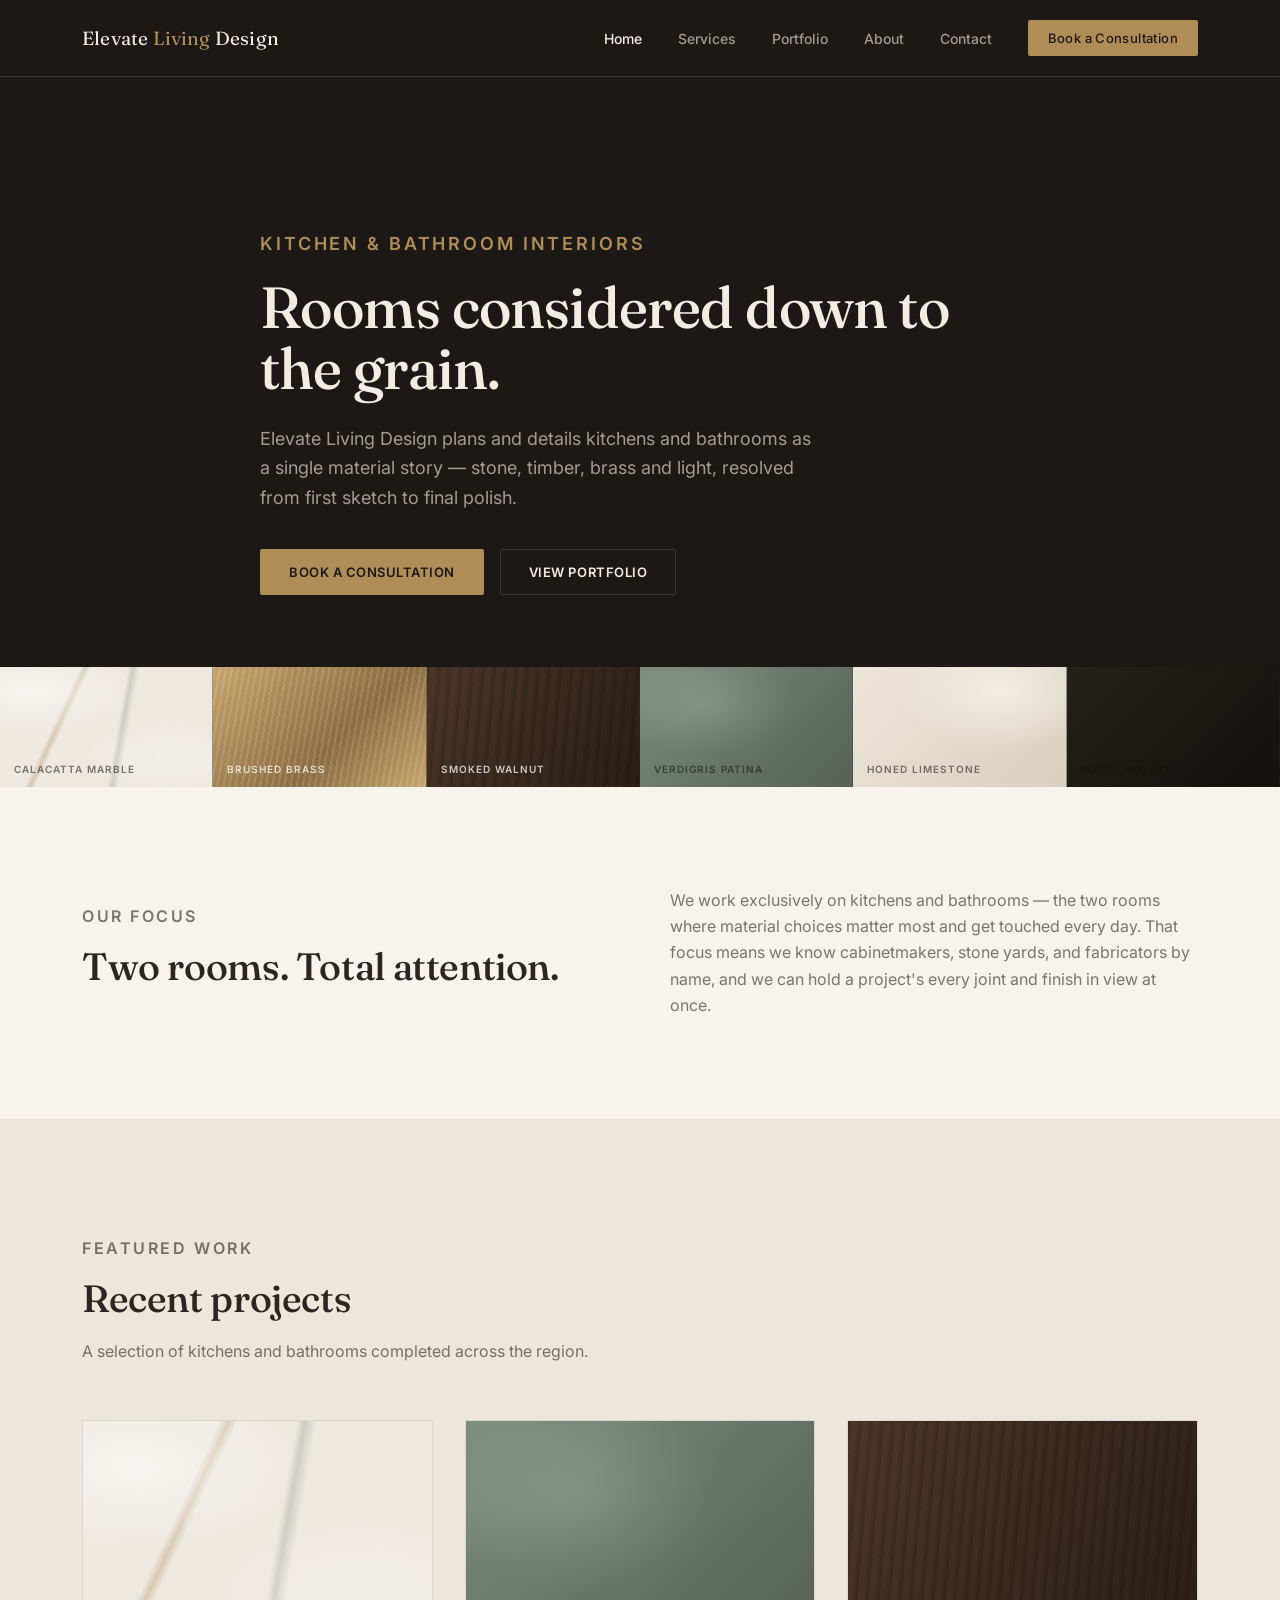
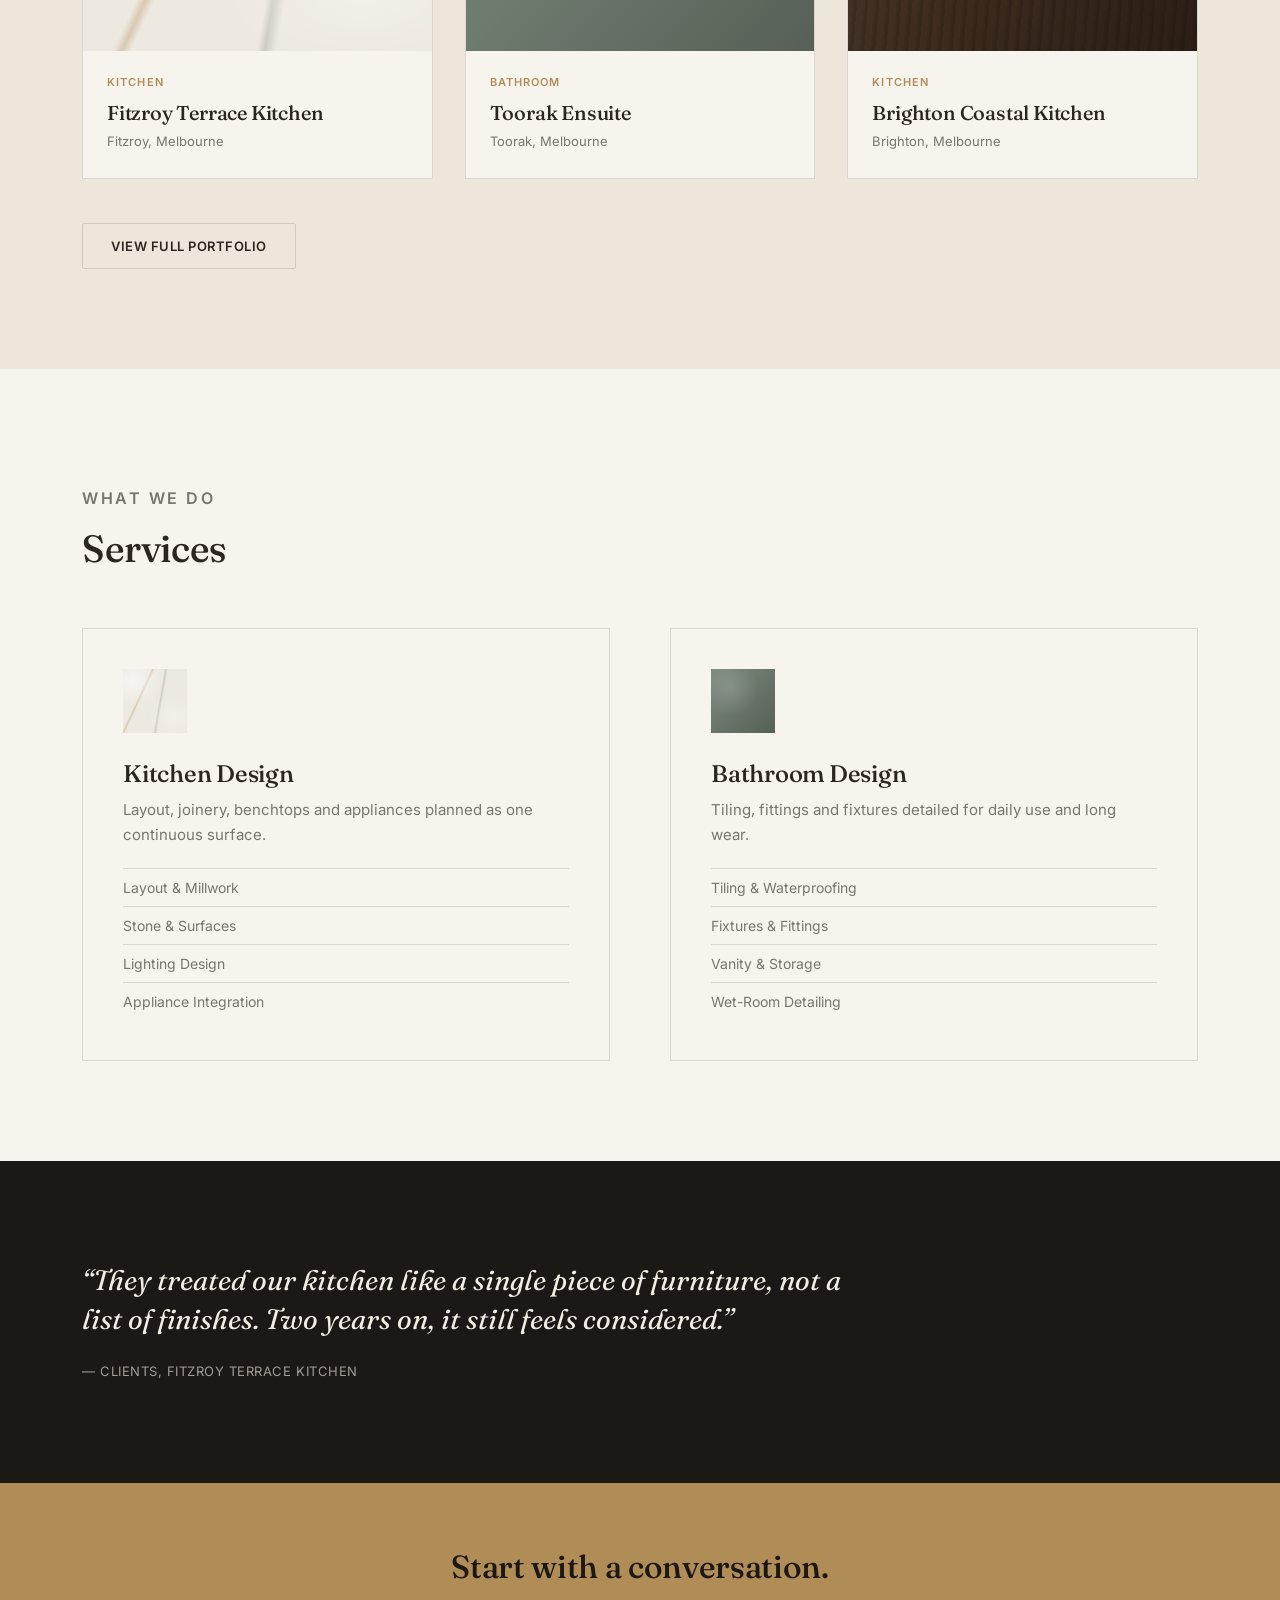
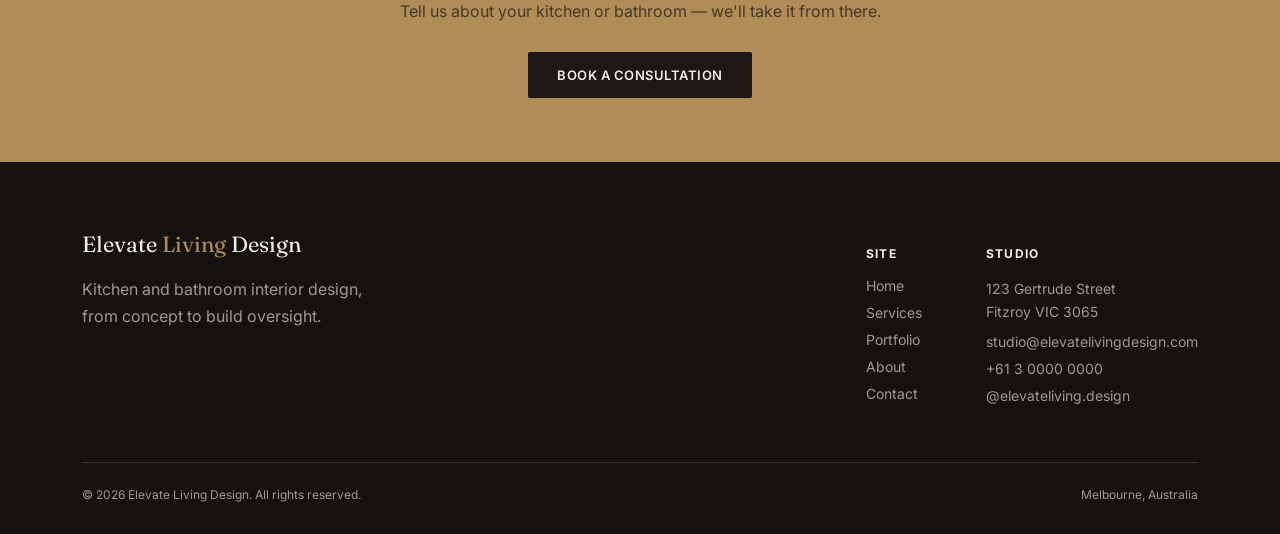
<file: index.html>
<!DOCTYPE html>
<html lang="en">
<head>
<meta charset="UTF-8">
<meta name="viewport" content="width=device-width, initial-scale=1.0">
<title>Elevate Living Design — Kitchen & Bathroom Interiors</title>
<link rel="stylesheet" href="styles.css">
</head>
<body>

<nav class="site-nav">
  <div class="wrap">
    <a href="index.html" class="logo">Elevate <em>Living</em> Design</a>
    <div class="nav-links">
      <a href="index.html" class="active">Home</a>
      <a href="services.html">Services</a>
      <a href="portfolio.html">Portfolio</a>
      <a href="about.html">About</a>
      <a href="contact.html">Contact</a>
      <a href="contact.html" class="nav-cta">Book a Consultation</a>
    </div>
    <button class="nav-toggle" aria-label="Toggle menu">☰</button>
  </div>
</nav>

<header class="hero">
  <div class="wrap hero-inner">
    <p class="eyebrow">Kitchen &amp; Bathroom Interiors</p>
    <h1>Rooms considered down to the grain.</h1>
    <p>Elevate Living Design plans and details kitchens and bathrooms as a single material story — stone, timber, brass and light, resolved from first sketch to final polish.</p>
    <div class="hero-actions">
      <a href="contact.html" class="btn btn-primary">Book a Consultation</a>
      <a href="portfolio.html" class="btn btn-outline-light">View Portfolio</a>
    </div>
  </div>
  <div class="material-strip">
    <div class="swatch swatch-marble"><span>Calacatta Marble</span></div>
    <div class="swatch swatch-brass"><span>Brushed Brass</span></div>
    <div class="swatch swatch-walnut"><span>Smoked Walnut</span></div>
    <div class="swatch swatch-verdigris"><span>Verdigris Patina</span></div>
    <div class="swatch swatch-limestone"><span>Honed Limestone</span></div>
    <div class="swatch swatch-ink"><span>Matte Ink Steel</span></div>
  </div>
</header>

<section class="section-light">
  <div class="wrap grid-2">
    <div class="section-head" style="margin-bottom:0;">
      <p class="eyebrow">Our Focus</p>
      <h2>Two rooms. Total attention.</h2>
    </div>
    <p style="align-self:center;font-size:16px;color:var(--text-dark-dim);">
      We work exclusively on kitchens and bathrooms — the two rooms where material choices matter most and get touched every day. That focus means we know cabinetmakers, stone yards, and fabricators by name, and we can hold a project's every joint and finish in view at once.
    </p>
  </div>
</section>

<section class="section-alt">
  <div class="wrap">
    <div class="section-head">
      <p class="eyebrow">Featured Work</p>
      <h2>Recent projects</h2>
      <p>A selection of kitchens and bathrooms completed across the region.</p>
    </div>
    <div class="grid-3">
      <div class="card project-card">
        <div class="thumb swatch swatch-marble"></div>
        <div class="body">
          <p class="tag">Kitchen</p>
          <h3>Fitzroy Terrace Kitchen</h3>
          <p class="loc">Fitzroy, Melbourne</p>
        </div>
      </div>
      <div class="card project-card">
        <div class="thumb swatch swatch-verdigris"></div>
        <div class="body">
          <p class="tag">Bathroom</p>
          <h3>Toorak Ensuite</h3>
          <p class="loc">Toorak, Melbourne</p>
        </div>
      </div>
      <div class="card project-card">
        <div class="thumb swatch swatch-walnut"></div>
        <div class="body">
          <p class="tag">Kitchen</p>
          <h3>Brighton Coastal Kitchen</h3>
          <p class="loc">Brighton, Melbourne</p>
        </div>
      </div>
    </div>
    <div style="margin-top:44px;">
      <a href="portfolio.html" class="btn btn-outline-dark">View Full Portfolio</a>
    </div>
  </div>
</section>

<section class="section-light">
  <div class="wrap">
    <div class="section-head">
      <p class="eyebrow">What We Do</p>
      <h2>Services</h2>
    </div>
    <div class="grid-2">
      <div class="service-block">
        <div class="swatch swatch-marble"></div>
        <h3>Kitchen Design</h3>
        <p style="color:var(--text-dark-dim);font-size:15px;margin-top:10px;">
          Layout, joinery, benchtops and appliances planned as one continuous surface.
        </p>
        <ul>
          <li><span>Layout &amp; Millwork</span></li>
          <li><span>Stone &amp; Surfaces</span></li>
          <li><span>Lighting Design</span></li>
          <li><span>Appliance Integration</span></li>
        </ul>
      </div>
      <div class="service-block">
        <div class="swatch swatch-verdigris"></div>
        <h3>Bathroom Design</h3>
        <p style="color:var(--text-dark-dim);font-size:15px;margin-top:10px;">
          Tiling, fittings and fixtures detailed for daily use and long wear.
        </p>
        <ul>
          <li><span>Tiling &amp; Waterproofing</span></li>
          <li><span>Fixtures &amp; Fittings</span></li>
          <li><span>Vanity &amp; Storage</span></li>
          <li><span>Wet-Room Detailing</span></li>
        </ul>
      </div>
    </div>
  </div>
</section>

<section class="section-dark">
  <div class="wrap">
    <blockquote>“They treated our kitchen like a single piece of furniture, not a list of finishes. Two years on, it still feels considered.”</blockquote>
    <p class="quote-attr">— Clients, Fitzroy Terrace Kitchen</p>
  </div>
</section>

<section class="cta-band">
  <div class="wrap">
    <h2>Start with a conversation.</h2>
    <p>Tell us about your kitchen or bathroom — we'll take it from there.</p>
    <a href="contact.html" class="btn btn-primary">Book a Consultation</a>
  </div>
</section>

<footer>
  <div class="wrap">
    <div class="footer-top">
      <div>
        <p class="footer-logo">Elevate <em>Living</em> Design</p>
        <p style="margin-top:14px;max-width:280px;">Kitchen and bathroom interior design, from concept to build oversight.</p>
      </div>
      <div class="footer-cols">
        <div class="footer-col">
          <h5>Site</h5>
          <a href="index.html">Home</a>
          <a href="services.html">Services</a>
          <a href="portfolio.html">Portfolio</a>
          <a href="about.html">About</a>
          <a href="contact.html">Contact</a>
        </div>
        <div class="footer-col">
          <h5>Studio</h5>
          <p>123 Gertrude Street<br>Fitzroy VIC 3065</p>
          <a href="mailto:studio@elevatelivingdesign.com">studio@elevatelivingdesign.com</a>
          <a href="tel:+61300000000">+61 3 0000 0000</a>
          <a href="https://instagram.com/elevateliving.design" target="_blank" rel="noopener">@elevateliving.design</a>
        </div>
      </div>
    </div>
    <div class="footer-bottom">
      <span>© 2026 Elevate Living Design. All rights reserved.</span>
      <span>Melbourne, Australia</span>
    </div>
  </div>
</footer>

<script src="script.js"></script>
</body>
</html>
</file>
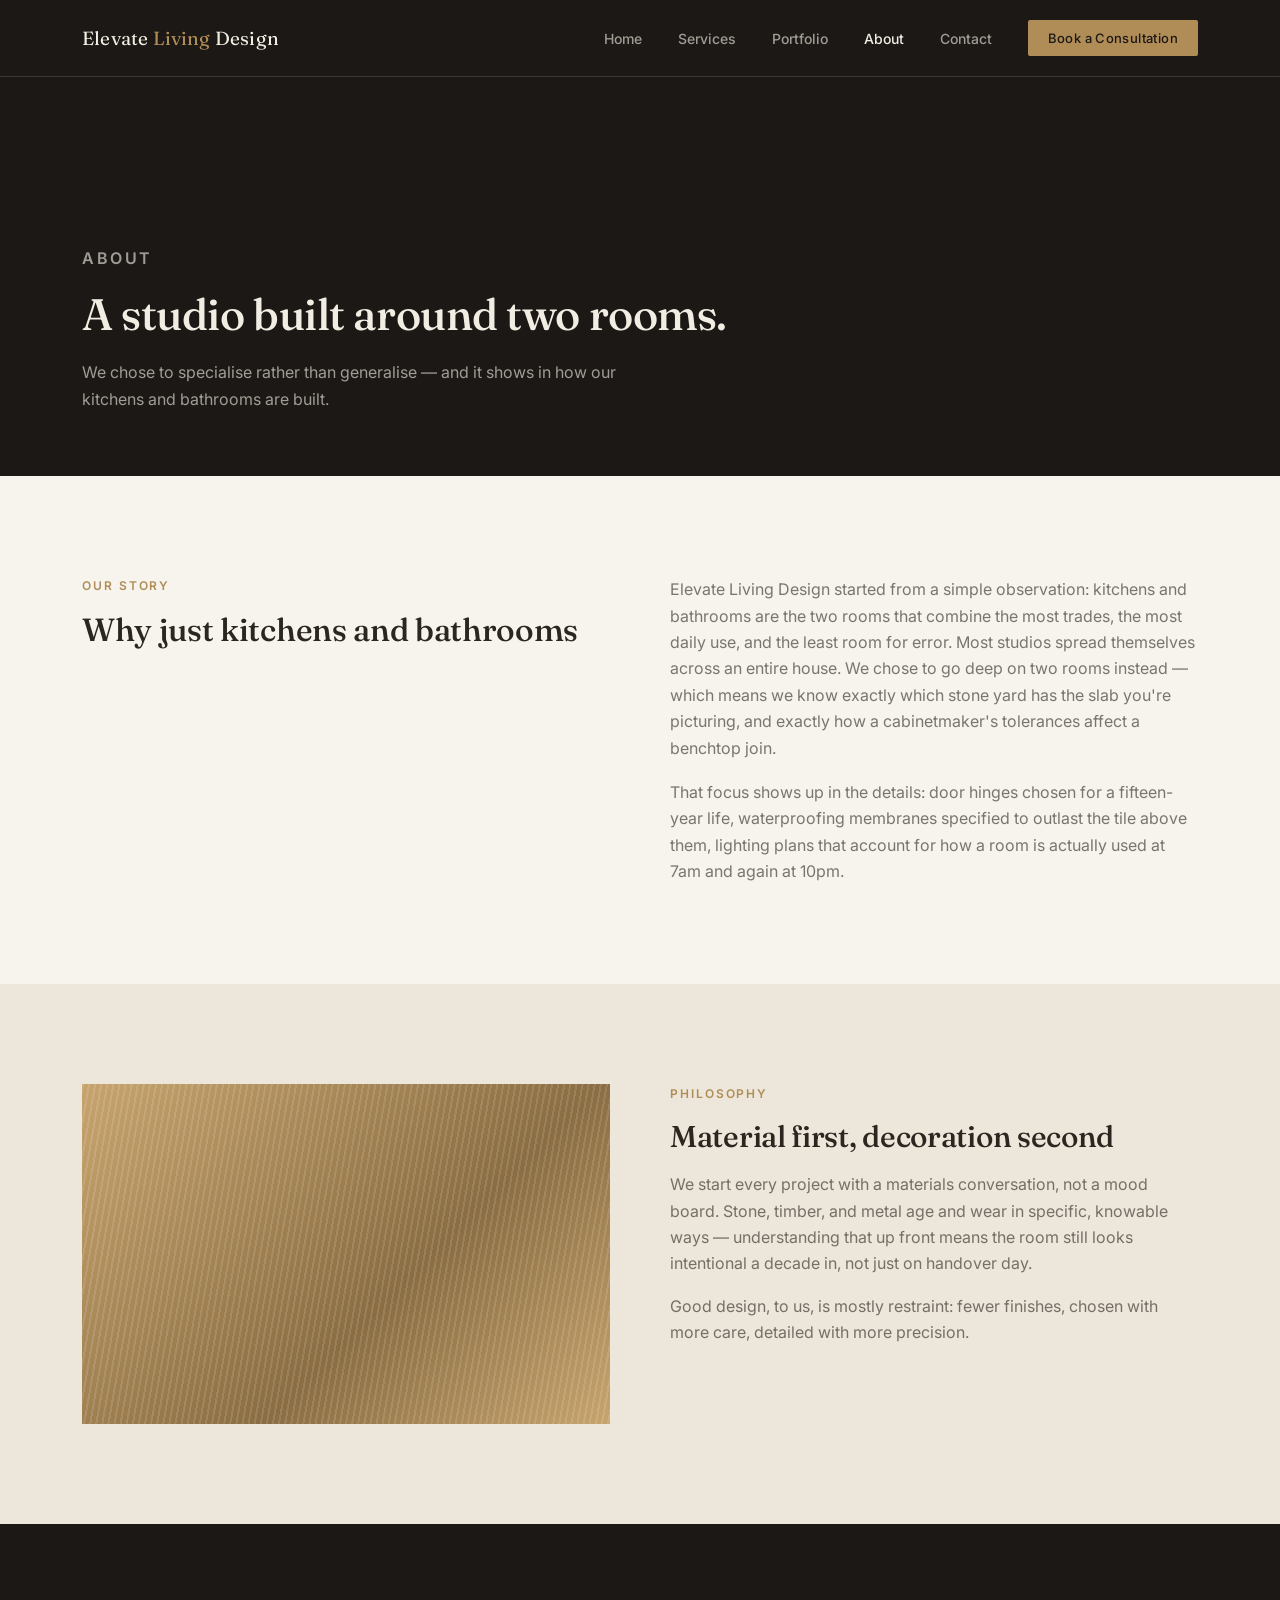
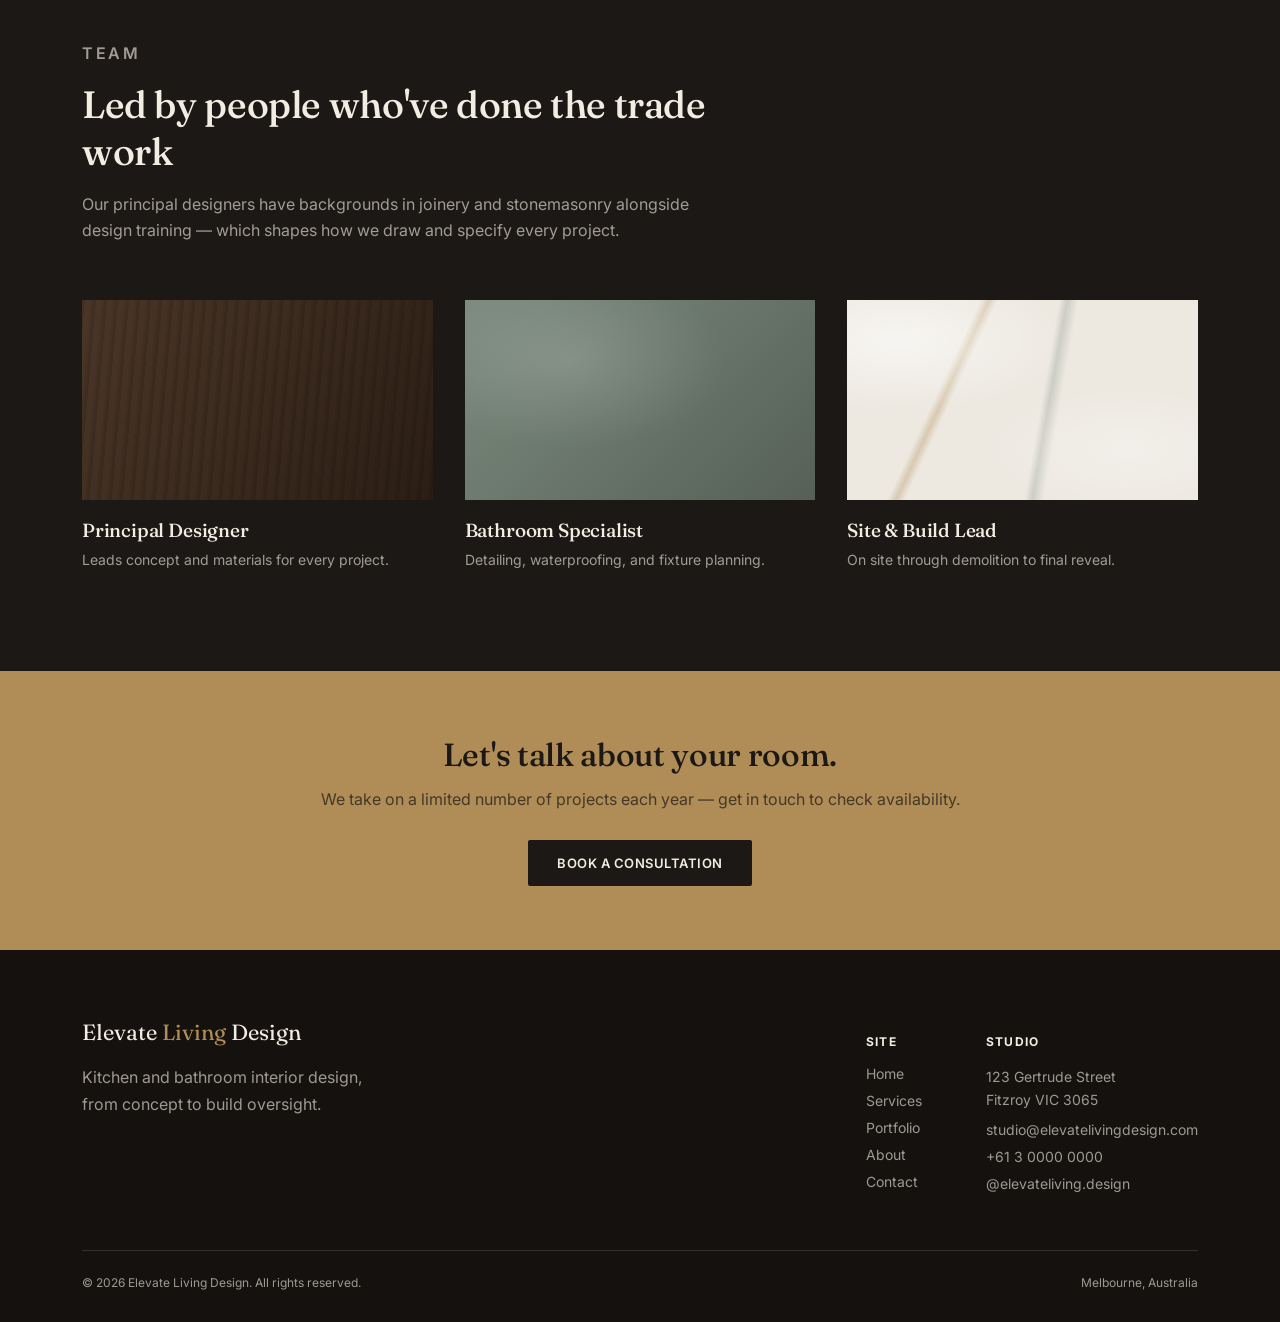
<file: about.html>
<!DOCTYPE html>
<html lang="en">
<head>
<meta charset="UTF-8">
<meta name="viewport" content="width=device-width, initial-scale=1.0">
<title>About — Elevate Living Design</title>
<link rel="stylesheet" href="styles.css">
</head>
<body>

<nav class="site-nav">
  <div class="wrap">
    <a href="index.html" class="logo">Elevate <em>Living</em> Design</a>
    <div class="nav-links">
      <a href="index.html">Home</a>
      <a href="services.html">Services</a>
      <a href="portfolio.html">Portfolio</a>
      <a href="about.html" class="active">About</a>
      <a href="contact.html">Contact</a>
      <a href="contact.html" class="nav-cta">Book a Consultation</a>
    </div>
    <button class="nav-toggle" aria-label="Toggle menu">☰</button>
  </div>
</nav>

<header class="page-hero">
  <div class="wrap">
    <p class="eyebrow">About</p>
    <h1>A studio built around two rooms.</h1>
    <p>We chose to specialise rather than generalise — and it shows in how our kitchens and bathrooms are built.</p>
  </div>
</header>

<section class="section-light">
  <div class="wrap grid-2">
    <div>
      <p class="eyebrow">Our Story</p>
      <h2 style="font-size:32px;margin-top:14px;">Why just kitchens and bathrooms</h2>
    </div>
    <div>
      <p style="color:var(--text-dark-dim);">
        Elevate Living Design started from a simple observation: kitchens and bathrooms are the two rooms that combine the most trades, the most daily use, and the least room for error. Most studios spread themselves across an entire house. We chose to go deep on two rooms instead — which means we know exactly which stone yard has the slab you're picturing, and exactly how a cabinetmaker's tolerances affect a benchtop join.
      </p>
      <p style="color:var(--text-dark-dim);margin-top:18px;">
        That focus shows up in the details: door hinges chosen for a fifteen-year life, waterproofing membranes specified to outlast the tile above them, lighting plans that account for how a room is actually used at 7am and again at 10pm.
      </p>
    </div>
  </div>
</section>

<section class="section-alt">
  <div class="wrap grid-2">
    <div class="swatch swatch-brass" style="height:340px;"></div>
    <div>
      <p class="eyebrow">Philosophy</p>
      <h2 style="font-size:30px;margin-top:14px;">Material first, decoration second</h2>
      <p style="color:var(--text-dark-dim);margin-top:16px;">
        We start every project with a materials conversation, not a mood board. Stone, timber, and metal age and wear in specific, knowable ways — understanding that up front means the room still looks intentional a decade in, not just on handover day.
      </p>
      <p style="color:var(--text-dark-dim);margin-top:16px;">
        Good design, to us, is mostly restraint: fewer finishes, chosen with more care, detailed with more precision.
      </p>
    </div>
  </div>
</section>

<section class="section-dark">
  <div class="wrap">
    <div class="section-head">
      <p class="eyebrow">Team</p>
      <h2>Led by people who've done the trade work</h2>
      <p>Our principal designers have backgrounds in joinery and stonemasonry alongside design training — which shapes how we draw and specify every project.</p>
    </div>
    <div class="grid-3">
      <div>
        <div class="swatch swatch-walnut" style="height:200px;"></div>
        <h4 style="margin-top:18px;font-size:19px;">Principal Designer</h4>
        <p style="margin-top:6px;color:var(--text-light-dim);font-size:14px;">Leads concept and materials for every project.</p>
      </div>
      <div>
        <div class="swatch swatch-verdigris" style="height:200px;"></div>
        <h4 style="margin-top:18px;font-size:19px;">Bathroom Specialist</h4>
        <p style="margin-top:6px;color:var(--text-light-dim);font-size:14px;">Detailing, waterproofing, and fixture planning.</p>
      </div>
      <div>
        <div class="swatch swatch-marble" style="height:200px;"></div>
        <h4 style="margin-top:18px;font-size:19px;">Site &amp; Build Lead</h4>
        <p style="margin-top:6px;color:var(--text-light-dim);font-size:14px;">On site through demolition to final reveal.</p>
      </div>
    </div>
  </div>
</section>

<section class="cta-band">
  <div class="wrap">
    <h2>Let's talk about your room.</h2>
    <p>We take on a limited number of projects each year — get in touch to check availability.</p>
    <a href="contact.html" class="btn btn-primary">Book a Consultation</a>
  </div>
</section>

<footer>
  <div class="wrap">
    <div class="footer-top">
      <div>
        <p class="footer-logo">Elevate <em>Living</em> Design</p>
        <p style="margin-top:14px;max-width:280px;">Kitchen and bathroom interior design, from concept to build oversight.</p>
      </div>
      <div class="footer-cols">
        <div class="footer-col">
          <h5>Site</h5>
          <a href="index.html">Home</a>
          <a href="services.html">Services</a>
          <a href="portfolio.html">Portfolio</a>
          <a href="about.html">About</a>
          <a href="contact.html">Contact</a>
        </div>
        <div class="footer-col">
          <h5>Studio</h5>
          <p>123 Gertrude Street<br>Fitzroy VIC 3065</p>
          <a href="mailto:studio@elevatelivingdesign.com">studio@elevatelivingdesign.com</a>
          <a href="tel:+61300000000">+61 3 0000 0000</a>
          <a href="https://instagram.com/elevateliving.design" target="_blank" rel="noopener">@elevateliving.design</a>
        </div>
      </div>
    </div>
    <div class="footer-bottom">
      <span>© 2026 Elevate Living Design. All rights reserved.</span>
      <span>Melbourne, Australia</span>
    </div>
  </div>
</footer>

<script src="script.js"></script>
</body>
</html>
</file>
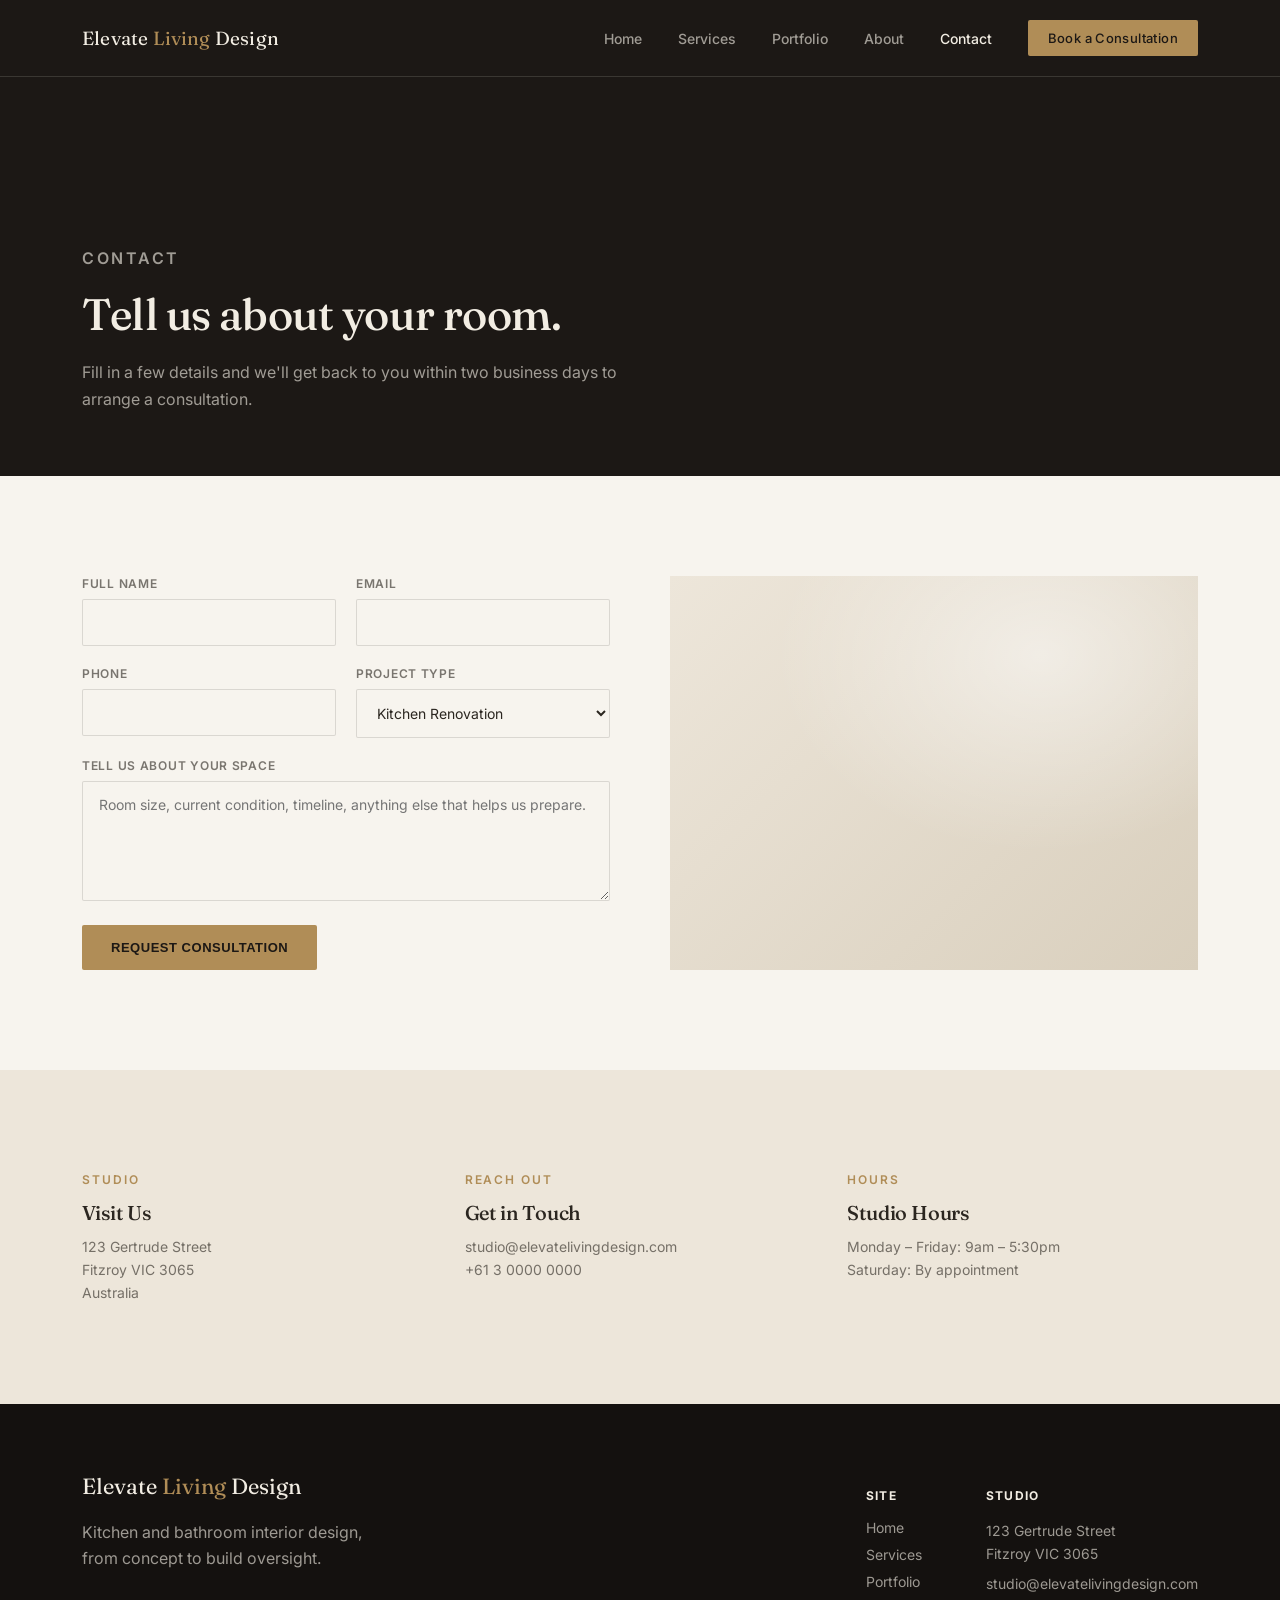
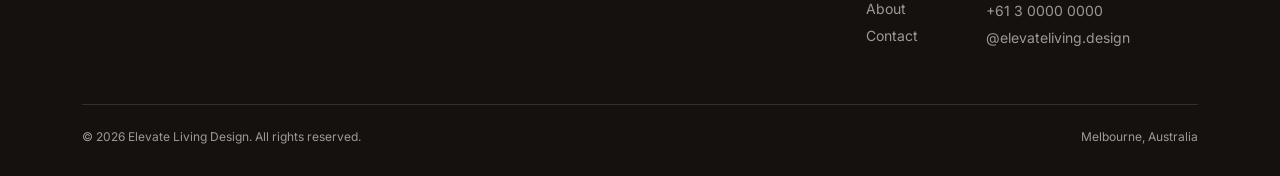
<file: contact.html>
<!DOCTYPE html>
<html lang="en">
<head>
<meta charset="UTF-8">
<meta name="viewport" content="width=device-width, initial-scale=1.0">
<title>Contact — Elevate Living Design</title>
<link rel="stylesheet" href="styles.css">
</head>
<body>

<nav class="site-nav">
  <div class="wrap">
    <a href="index.html" class="logo">Elevate <em>Living</em> Design</a>
    <div class="nav-links">
      <a href="index.html">Home</a>
      <a href="services.html">Services</a>
      <a href="portfolio.html">Portfolio</a>
      <a href="about.html">About</a>
      <a href="contact.html" class="active">Contact</a>
      <a href="contact.html" class="nav-cta">Book a Consultation</a>
    </div>
    <button class="nav-toggle" aria-label="Toggle menu">☰</button>
  </div>
</nav>

<header class="page-hero">
  <div class="wrap">
    <p class="eyebrow">Contact</p>
    <h1>Tell us about your room.</h1>
    <p>Fill in a few details and we'll get back to you within two business days to arrange a consultation.</p>
  </div>
</header>

<section class="section-light">
  <div class="wrap grid-2">
    <div>
      <form id="consult-form">
        <div class="form-row">
          <div>
            <label for="name">Full Name</label>
            <input type="text" id="name" name="name" required>
          </div>
          <div>
            <label for="email">Email</label>
            <input type="email" id="email" name="email" required>
          </div>
        </div>
        <div class="form-row">
          <div>
            <label for="phone">Phone</label>
            <input type="tel" id="phone" name="phone">
          </div>
          <div>
            <label for="project">Project Type</label>
            <select id="project" name="project">
              <option>Kitchen Renovation</option>
              <option>Bathroom Renovation</option>
              <option>Kitchen &amp; Bathroom</option>
              <option>Not Sure Yet</option>
            </select>
          </div>
        </div>
        <div>
          <label for="message">Tell us about your space</label>
          <textarea id="message" name="message" placeholder="Room size, current condition, timeline, anything else that helps us prepare."></textarea>
        </div>
        <div>
          <button type="submit" class="btn btn-primary">Request Consultation</button>
        </div>
      </form>
    </div>
    <div>
      <div class="swatch swatch-limestone" style="height:100%;min-height:300px;"></div>
    </div>
  </div>
</section>

<section class="section-alt">
  <div class="wrap grid-3">
    <div>
      <p class="eyebrow">Studio</p>
      <h3 style="font-size:20px;margin-top:10px;">Visit Us</h3>
      <p style="margin-top:10px;color:var(--text-dark-dim);font-size:14px;">123 Gertrude Street<br>Fitzroy VIC 3065<br>Australia</p>
    </div>
    <div>
      <p class="eyebrow">Reach Out</p>
      <h3 style="font-size:20px;margin-top:10px;">Get in Touch</h3>
      <p style="margin-top:10px;color:var(--text-dark-dim);font-size:14px;">
        <a href="mailto:studio@elevatelivingdesign.com">studio@elevatelivingdesign.com</a><br>
        <a href="tel:+61300000000">+61 3 0000 0000</a>
      </p>
    </div>
    <div>
      <p class="eyebrow">Hours</p>
      <h3 style="font-size:20px;margin-top:10px;">Studio Hours</h3>
      <p style="margin-top:10px;color:var(--text-dark-dim);font-size:14px;">Monday – Friday: 9am – 5:30pm<br>Saturday: By appointment</p>
    </div>
  </div>
</section>

<footer>
  <div class="wrap">
    <div class="footer-top">
      <div>
        <p class="footer-logo">Elevate <em>Living</em> Design</p>
        <p style="margin-top:14px;max-width:280px;">Kitchen and bathroom interior design, from concept to build oversight.</p>
      </div>
      <div class="footer-cols">
        <div class="footer-col">
          <h5>Site</h5>
          <a href="index.html">Home</a>
          <a href="services.html">Services</a>
          <a href="portfolio.html">Portfolio</a>
          <a href="about.html">About</a>
          <a href="contact.html">Contact</a>
        </div>
        <div class="footer-col">
          <h5>Studio</h5>
          <p>123 Gertrude Street<br>Fitzroy VIC 3065</p>
          <a href="mailto:studio@elevatelivingdesign.com">studio@elevatelivingdesign.com</a>
          <a href="tel:+61300000000">+61 3 0000 0000</a>
          <a href="https://instagram.com/elevateliving.design" target="_blank" rel="noopener">@elevateliving.design</a>
        </div>
      </div>
    </div>
    <div class="footer-bottom">
      <span>© 2026 Elevate Living Design. All rights reserved.</span>
      <span>Melbourne, Australia</span>
    </div>
  </div>
</footer>

<script src="script.js"></script>
</body>
</html>
</file>
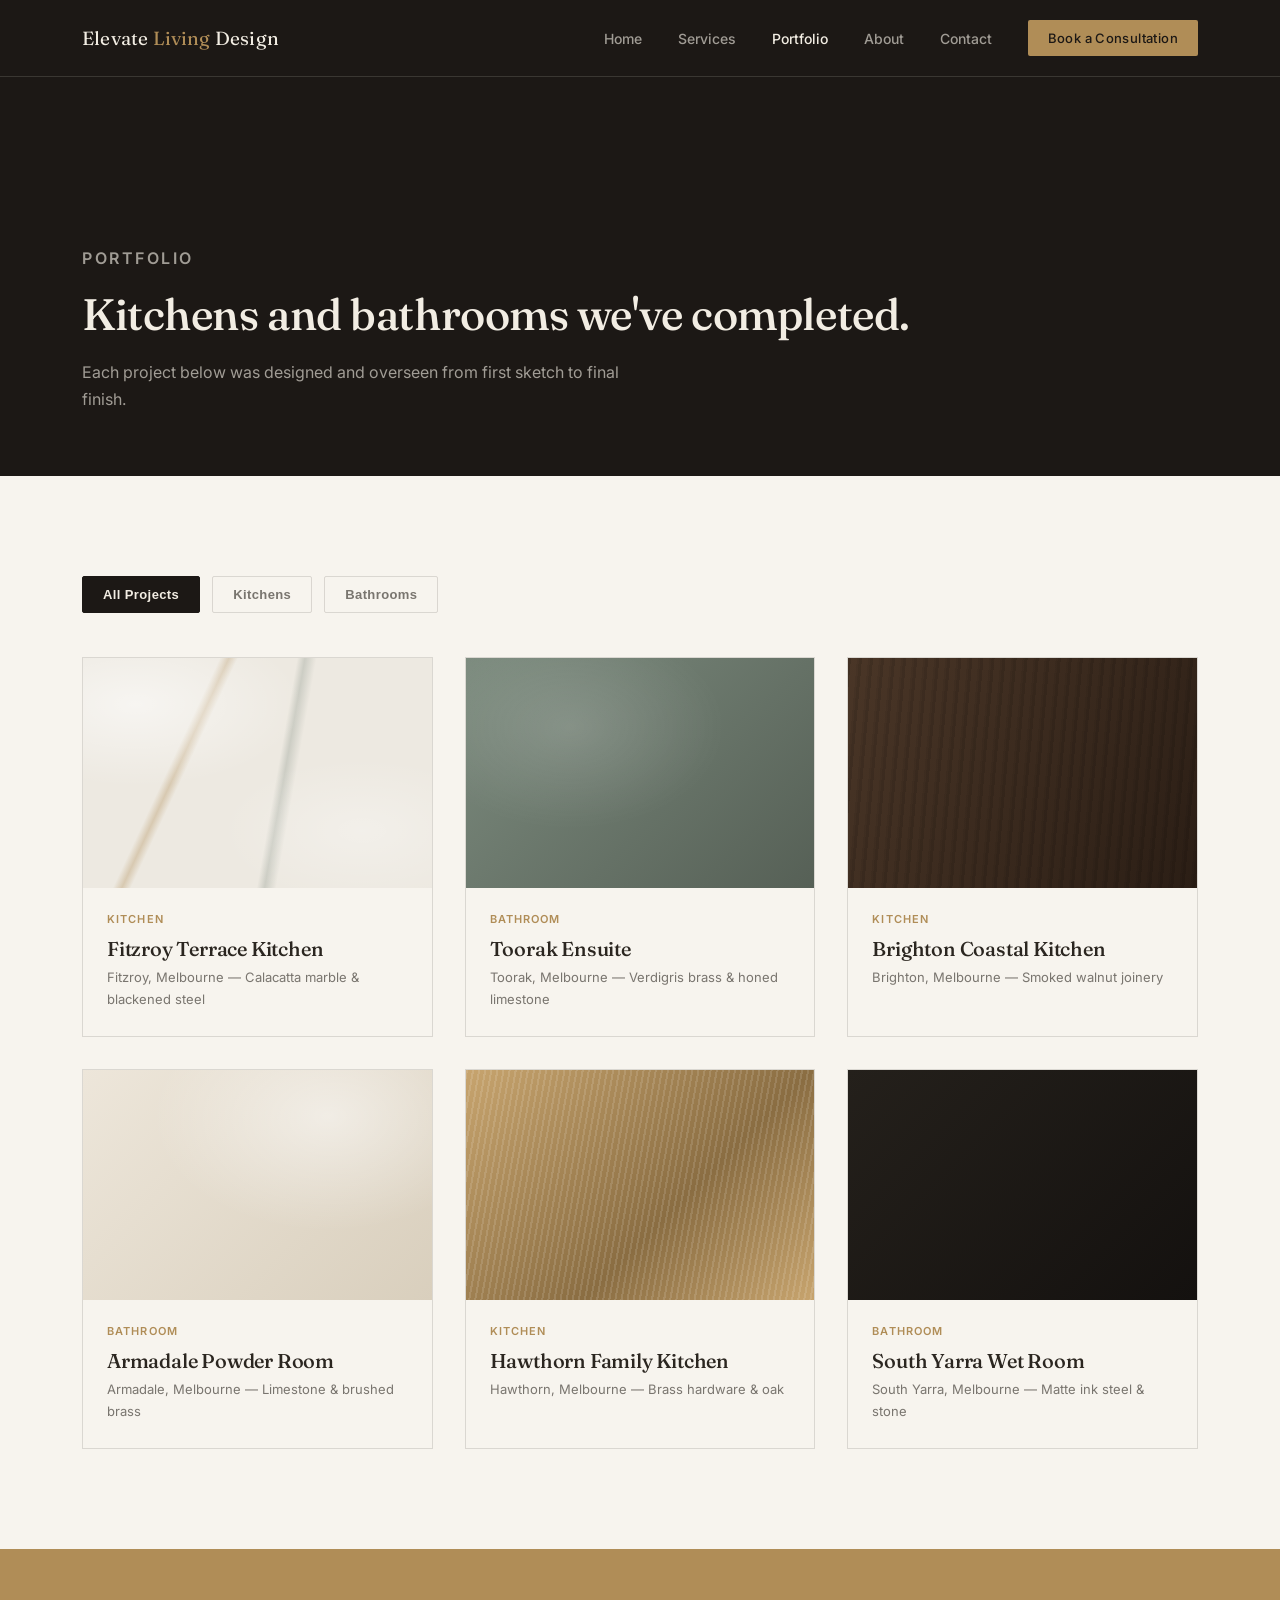
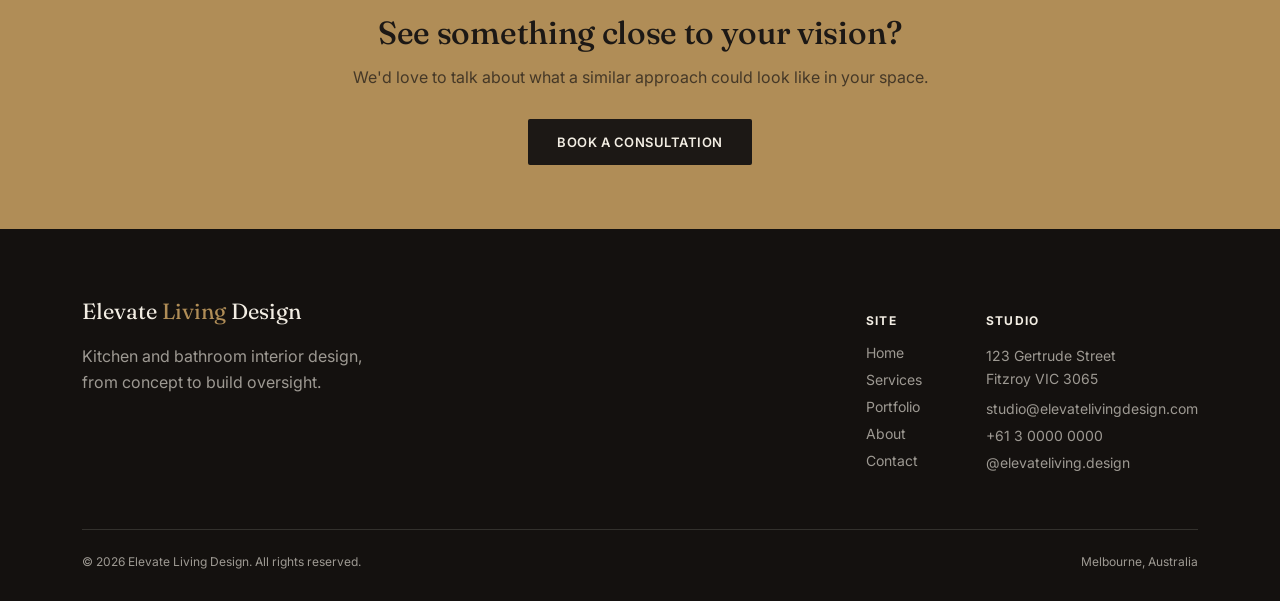
<file: portfolio.html>
<!DOCTYPE html>
<html lang="en">
<head>
<meta charset="UTF-8">
<meta name="viewport" content="width=device-width, initial-scale=1.0">
<title>Portfolio — Elevate Living Design</title>
<link rel="stylesheet" href="styles.css">
<style>
  .filter-bar{display:flex;gap:12px;margin-bottom:44px;flex-wrap:wrap;}
  .filter-btn{
    padding:10px 20px;font-size:13px;font-weight:600;letter-spacing:0.03em;
    border:1px solid var(--line-on-light);background:transparent;color:var(--text-dark-dim);
    border-radius:2px;cursor:pointer;
  }
  .filter-btn.active-filter{background:var(--bg-primary);color:var(--text-light);border-color:var(--bg-primary);}
</style>
</head>
<body>

<nav class="site-nav">
  <div class="wrap">
    <a href="index.html" class="logo">Elevate <em>Living</em> Design</a>
    <div class="nav-links">
      <a href="index.html">Home</a>
      <a href="services.html">Services</a>
      <a href="portfolio.html" class="active">Portfolio</a>
      <a href="about.html">About</a>
      <a href="contact.html">Contact</a>
      <a href="contact.html" class="nav-cta">Book a Consultation</a>
    </div>
    <button class="nav-toggle" aria-label="Toggle menu">☰</button>
  </div>
</nav>

<header class="page-hero">
  <div class="wrap">
    <p class="eyebrow">Portfolio</p>
    <h1>Kitchens and bathrooms we've completed.</h1>
    <p>Each project below was designed and overseen from first sketch to final finish.</p>
  </div>
</header>

<section class="section-light">
  <div class="wrap">
    <div class="filter-bar">
      <button class="filter-btn active-filter" data-filter="all">All Projects</button>
      <button class="filter-btn" data-filter="kitchen">Kitchens</button>
      <button class="filter-btn" data-filter="bathroom">Bathrooms</button>
    </div>

    <div class="grid-3">
      <div class="card project-card" data-category="kitchen">
        <div class="thumb swatch swatch-marble"></div>
        <div class="body">
          <p class="tag">Kitchen</p>
          <h3>Fitzroy Terrace Kitchen</h3>
          <p class="loc">Fitzroy, Melbourne — Calacatta marble &amp; blackened steel</p>
        </div>
      </div>
      <div class="card project-card" data-category="bathroom">
        <div class="thumb swatch swatch-verdigris"></div>
        <div class="body">
          <p class="tag">Bathroom</p>
          <h3>Toorak Ensuite</h3>
          <p class="loc">Toorak, Melbourne — Verdigris brass &amp; honed limestone</p>
        </div>
      </div>
      <div class="card project-card" data-category="kitchen">
        <div class="thumb swatch swatch-walnut"></div>
        <div class="body">
          <p class="tag">Kitchen</p>
          <h3>Brighton Coastal Kitchen</h3>
          <p class="loc">Brighton, Melbourne — Smoked walnut joinery</p>
        </div>
      </div>
      <div class="card project-card" data-category="bathroom">
        <div class="thumb swatch swatch-limestone"></div>
        <div class="body">
          <p class="tag">Bathroom</p>
          <h3>Armadale Powder Room</h3>
          <p class="loc">Armadale, Melbourne — Limestone &amp; brushed brass</p>
        </div>
      </div>
      <div class="card project-card" data-category="kitchen">
        <div class="thumb swatch swatch-brass"></div>
        <div class="body">
          <p class="tag">Kitchen</p>
          <h3>Hawthorn Family Kitchen</h3>
          <p class="loc">Hawthorn, Melbourne — Brass hardware &amp; oak</p>
        </div>
      </div>
      <div class="card project-card" data-category="bathroom">
        <div class="thumb swatch swatch-ink"></div>
        <div class="body">
          <p class="tag">Bathroom</p>
          <h3>South Yarra Wet Room</h3>
          <p class="loc">South Yarra, Melbourne — Matte ink steel &amp; stone</p>
        </div>
      </div>
    </div>
  </div>
</section>

<section class="cta-band">
  <div class="wrap">
    <h2>See something close to your vision?</h2>
    <p>We'd love to talk about what a similar approach could look like in your space.</p>
    <a href="contact.html" class="btn btn-primary">Book a Consultation</a>
  </div>
</section>

<footer>
  <div class="wrap">
    <div class="footer-top">
      <div>
        <p class="footer-logo">Elevate <em>Living</em> Design</p>
        <p style="margin-top:14px;max-width:280px;">Kitchen and bathroom interior design, from concept to build oversight.</p>
      </div>
      <div class="footer-cols">
        <div class="footer-col">
          <h5>Site</h5>
          <a href="index.html">Home</a>
          <a href="services.html">Services</a>
          <a href="portfolio.html">Portfolio</a>
          <a href="about.html">About</a>
          <a href="contact.html">Contact</a>
        </div>
        <div class="footer-col">
          <h5>Studio</h5>
          <p>123 Gertrude Street<br>Fitzroy VIC 3065</p>
          <a href="mailto:studio@elevatelivingdesign.com">studio@elevatelivingdesign.com</a>
          <a href="tel:+61300000000">+61 3 0000 0000</a>
          <a href="https://instagram.com/elevateliving.design" target="_blank" rel="noopener">@elevateliving.design</a>
        </div>
      </div>
    </div>
    <div class="footer-bottom">
      <span>© 2026 Elevate Living Design. All rights reserved.</span>
      <span>Melbourne, Australia</span>
    </div>
  </div>
</footer>

<script src="script.js"></script>
</body>
</html>
</file>
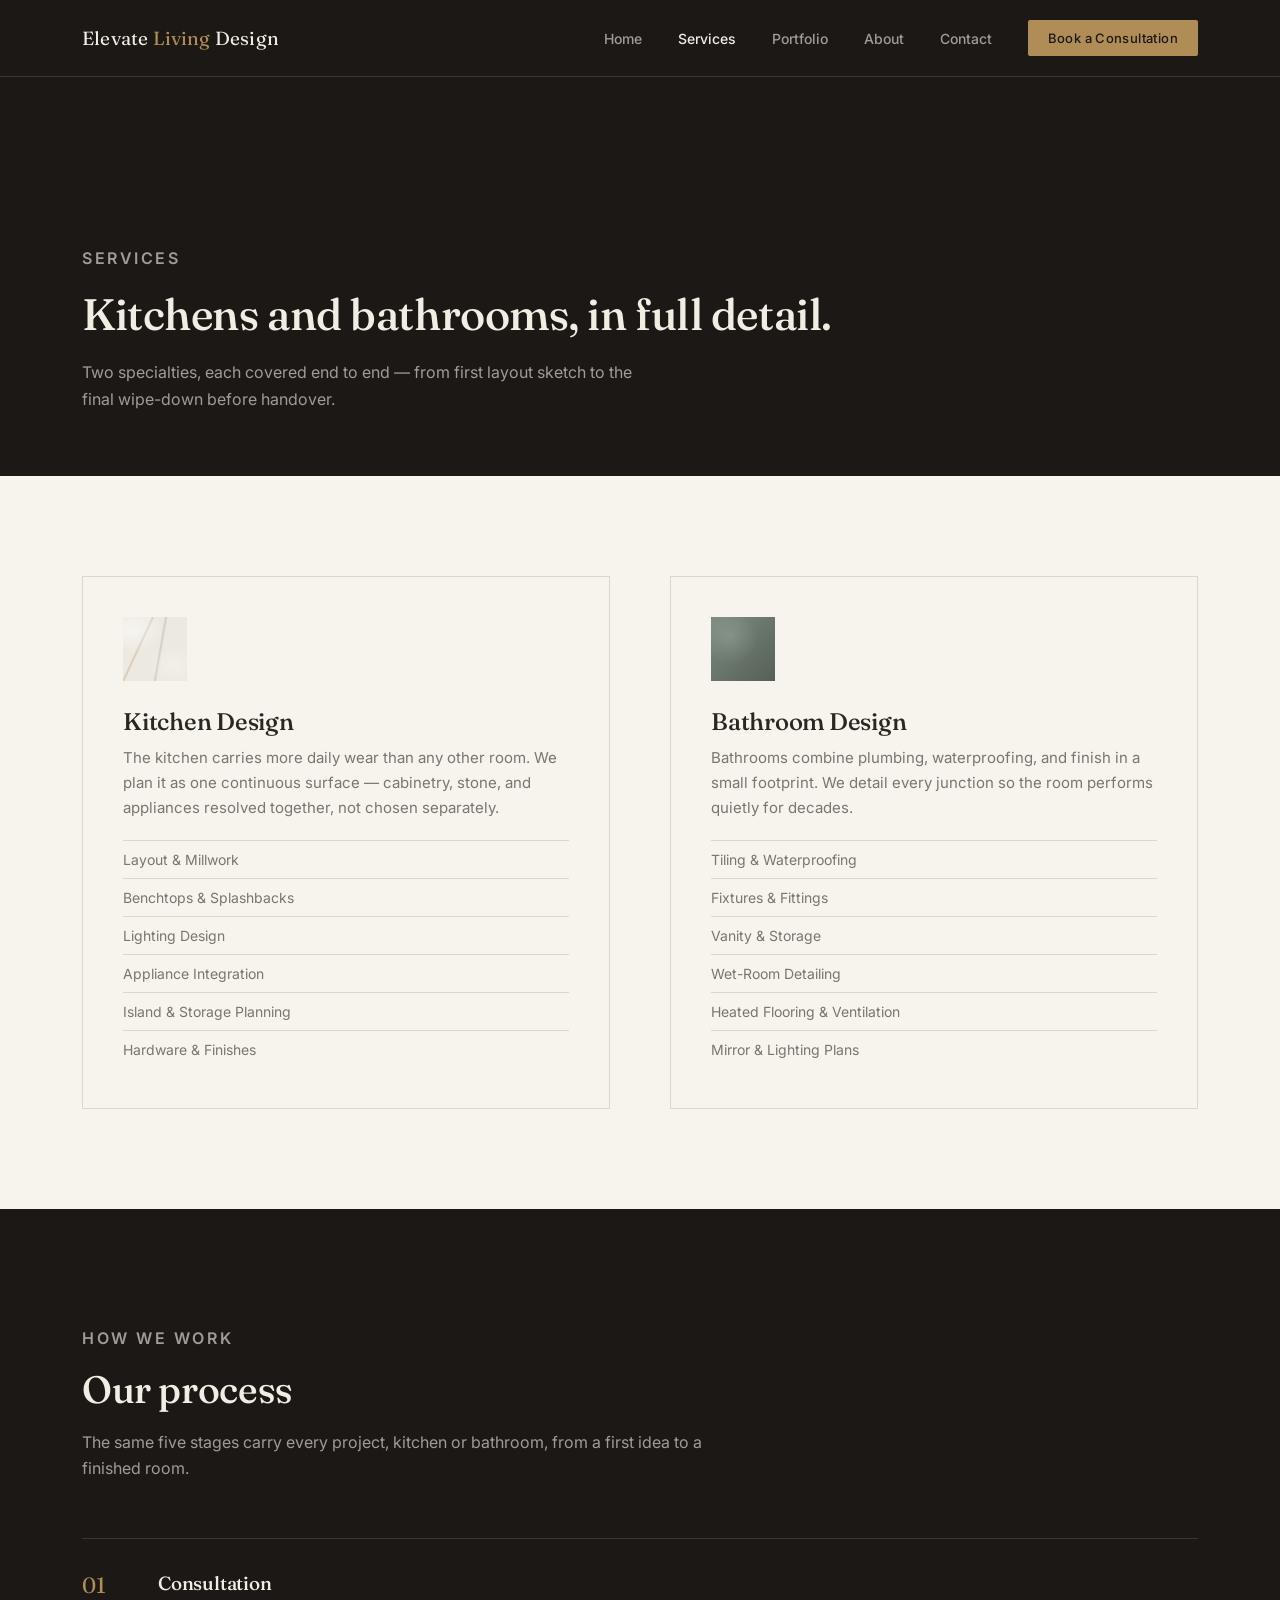
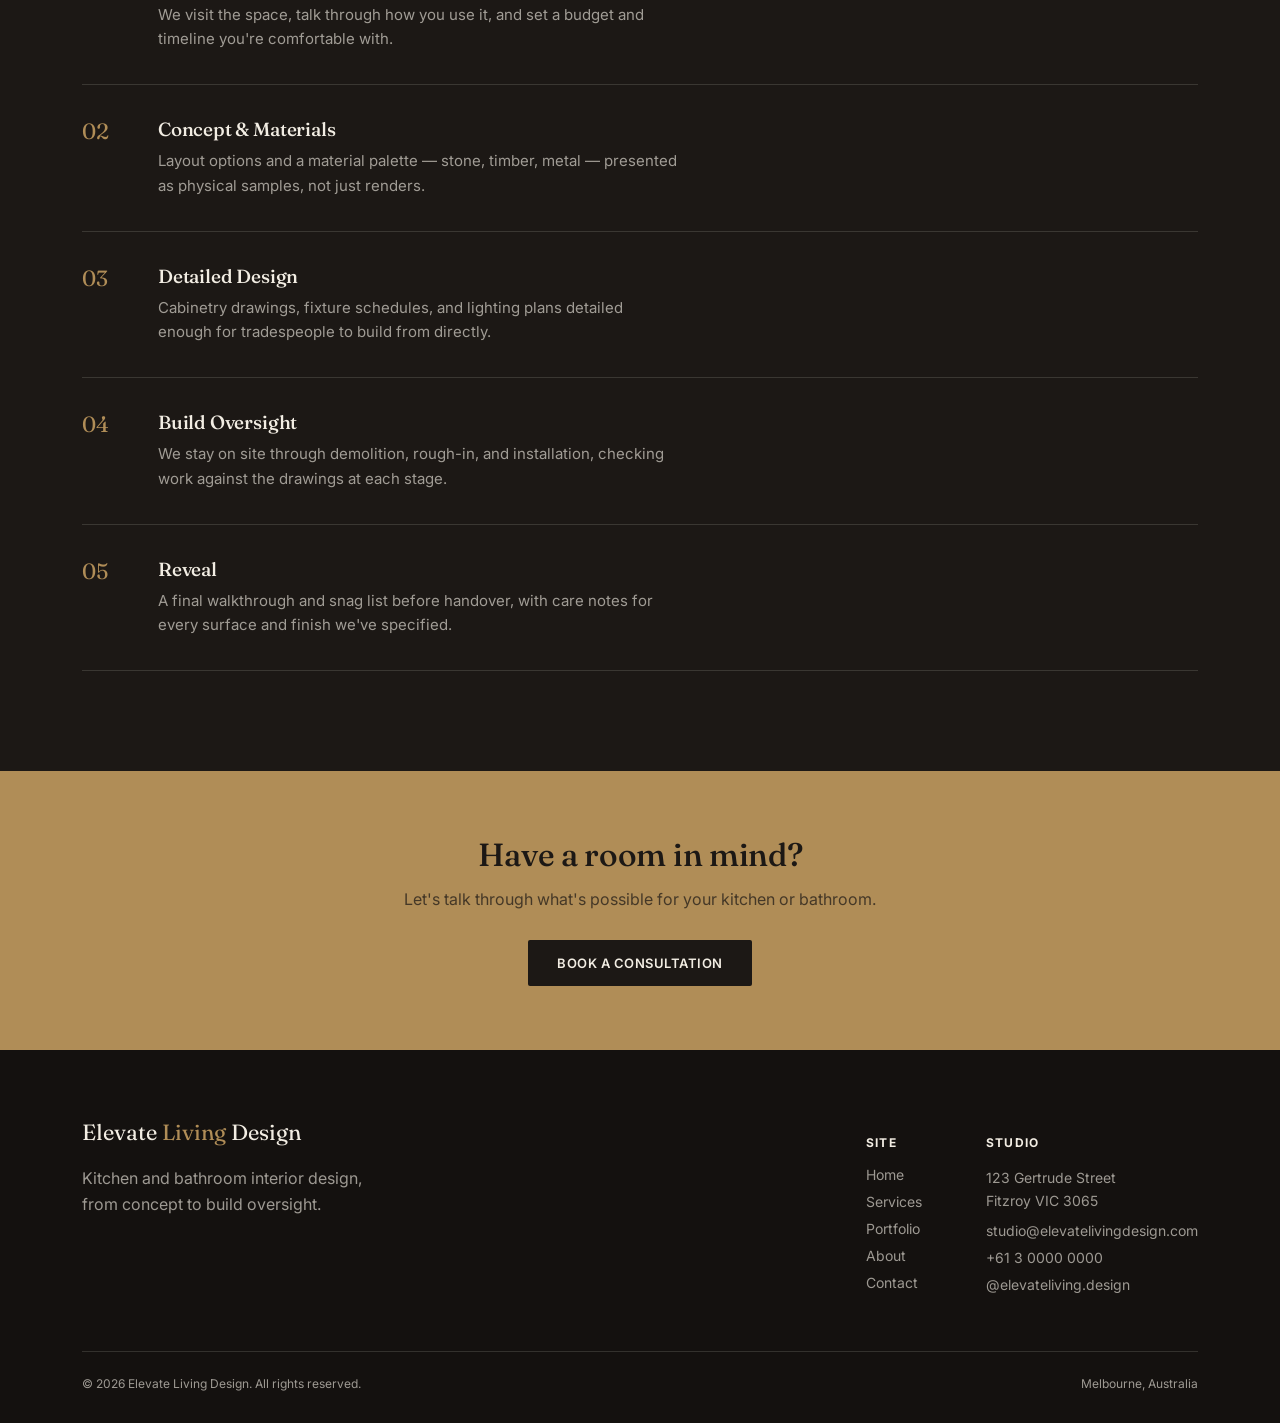
<file: services.html>
<!DOCTYPE html>
<html lang="en">
<head>
<meta charset="UTF-8">
<meta name="viewport" content="width=device-width, initial-scale=1.0">
<title>Services — Elevate Living Design</title>
<link rel="stylesheet" href="styles.css">
</head>
<body>

<nav class="site-nav">
  <div class="wrap">
    <a href="index.html" class="logo">Elevate <em>Living</em> Design</a>
    <div class="nav-links">
      <a href="index.html">Home</a>
      <a href="services.html" class="active">Services</a>
      <a href="portfolio.html">Portfolio</a>
      <a href="about.html">About</a>
      <a href="contact.html">Contact</a>
      <a href="contact.html" class="nav-cta">Book a Consultation</a>
    </div>
    <button class="nav-toggle" aria-label="Toggle menu">☰</button>
  </div>
</nav>

<header class="page-hero">
  <div class="wrap">
    <p class="eyebrow">Services</p>
    <h1>Kitchens and bathrooms, in full detail.</h1>
    <p>Two specialties, each covered end to end — from first layout sketch to the final wipe-down before handover.</p>
  </div>
</header>

<section class="section-light">
  <div class="wrap grid-2">
    <div class="service-block">
      <div class="swatch swatch-marble"></div>
      <h3>Kitchen Design</h3>
      <p style="color:var(--text-dark-dim);font-size:15px;margin-top:10px;">
        The kitchen carries more daily wear than any other room. We plan it as one continuous surface — cabinetry, stone, and appliances resolved together, not chosen separately.
      </p>
      <ul>
        <li><span>Layout &amp; Millwork</span></li>
        <li><span>Benchtops &amp; Splashbacks</span></li>
        <li><span>Lighting Design</span></li>
        <li><span>Appliance Integration</span></li>
        <li><span>Island &amp; Storage Planning</span></li>
        <li><span>Hardware &amp; Finishes</span></li>
      </ul>
    </div>
    <div class="service-block">
      <div class="swatch swatch-verdigris"></div>
      <h3>Bathroom Design</h3>
      <p style="color:var(--text-dark-dim);font-size:15px;margin-top:10px;">
        Bathrooms combine plumbing, waterproofing, and finish in a small footprint. We detail every junction so the room performs quietly for decades.
      </p>
      <ul>
        <li><span>Tiling &amp; Waterproofing</span></li>
        <li><span>Fixtures &amp; Fittings</span></li>
        <li><span>Vanity &amp; Storage</span></li>
        <li><span>Wet-Room Detailing</span></li>
        <li><span>Heated Flooring &amp; Ventilation</span></li>
        <li><span>Mirror &amp; Lighting Plans</span></li>
      </ul>
    </div>
  </div>
</section>

<section class="section-dark">
  <div class="wrap">
    <div class="section-head">
      <p class="eyebrow">How We Work</p>
      <h2>Our process</h2>
      <p>The same five stages carry every project, kitchen or bathroom, from a first idea to a finished room.</p>
    </div>
    <div class="process-row">
      <span class="process-num">01</span>
      <div>
        <h4>Consultation</h4>
        <p>We visit the space, talk through how you use it, and set a budget and timeline you're comfortable with.</p>
      </div>
    </div>
    <div class="process-row">
      <span class="process-num">02</span>
      <div>
        <h4>Concept &amp; Materials</h4>
        <p>Layout options and a material palette — stone, timber, metal — presented as physical samples, not just renders.</p>
      </div>
    </div>
    <div class="process-row">
      <span class="process-num">03</span>
      <div>
        <h4>Detailed Design</h4>
        <p>Cabinetry drawings, fixture schedules, and lighting plans detailed enough for tradespeople to build from directly.</p>
      </div>
    </div>
    <div class="process-row">
      <span class="process-num">04</span>
      <div>
        <h4>Build Oversight</h4>
        <p>We stay on site through demolition, rough-in, and installation, checking work against the drawings at each stage.</p>
      </div>
    </div>
    <div class="process-row">
      <span class="process-num">05</span>
      <div>
        <h4>Reveal</h4>
        <p>A final walkthrough and snag list before handover, with care notes for every surface and finish we've specified.</p>
      </div>
    </div>
  </div>
</section>

<section class="cta-band">
  <div class="wrap">
    <h2>Have a room in mind?</h2>
    <p>Let's talk through what's possible for your kitchen or bathroom.</p>
    <a href="contact.html" class="btn btn-primary">Book a Consultation</a>
  </div>
</section>

<footer>
  <div class="wrap">
    <div class="footer-top">
      <div>
        <p class="footer-logo">Elevate <em>Living</em> Design</p>
        <p style="margin-top:14px;max-width:280px;">Kitchen and bathroom interior design, from concept to build oversight.</p>
      </div>
      <div class="footer-cols">
        <div class="footer-col">
          <h5>Site</h5>
          <a href="index.html">Home</a>
          <a href="services.html">Services</a>
          <a href="portfolio.html">Portfolio</a>
          <a href="about.html">About</a>
          <a href="contact.html">Contact</a>
        </div>
        <div class="footer-col">
          <h5>Studio</h5>
          <p>123 Gertrude Street<br>Fitzroy VIC 3065</p>
          <a href="mailto:studio@elevatelivingdesign.com">studio@elevatelivingdesign.com</a>
          <a href="tel:+61300000000">+61 3 0000 0000</a>
          <a href="https://instagram.com/elevateliving.design" target="_blank" rel="noopener">@elevateliving.design</a>
        </div>
      </div>
    </div>
    <div class="footer-bottom">
      <span>© 2026 Elevate Living Design. All rights reserved.</span>
      <span>Melbourne, Australia</span>
    </div>
  </div>
</footer>

<script src="script.js"></script>
</body>
</html>
</file>
<file: styles.css>
@import url('https://fonts.googleapis.com/css2?family=Fraunces:ital,opsz,wght@0,9..144,300;0,9..144,400;0,9..144,500;0,9..144,600;1,9..144,400&family=Inter:wght@400;500;600&display=swap');

:root{
  --bg-primary:#1C1815;
  --bg-secondary:#14110F;
  --surface-light:#F7F4EE;
  --surface-light-alt:#EDE6DA;
  --text-light:#F2EDE3;
  --text-light-dim:rgba(242,237,227,0.62);
  --text-dark:#2B2620;
  --text-dark-dim:rgba(43,38,32,0.62);
  --accent-brass:#B08D57;
  --accent-brass-bright:#C7A46E;
  --accent-verdigris:#6B7A6E;
  --line-on-dark:rgba(242,237,227,0.14);
  --line-on-light:rgba(43,38,32,0.14);
  --font-display:'Fraunces', serif;
  --font-body:'Inter', -apple-system, sans-serif;
  --max:1180px;
}

*{box-sizing:border-box;}
html{scroll-behavior:smooth;}
body{
  margin:0;
  font-family:var(--font-body);
  background:var(--surface-light);
  color:var(--text-dark);
  -webkit-font-smoothing:antialiased;
}
img{max-width:100%;display:block;}
a{color:inherit;text-decoration:none;}

.wrap{max-width:var(--max);margin:0 auto;padding:0 32px;}

h1,h2,h3,h4{
  font-family:var(--font-display);
  font-weight:500;
  margin:0;
  letter-spacing:-0.01em;
}

.eyebrow{
  font-family:var(--font-body);
  font-size:12px;
  font-weight:600;
  letter-spacing:0.16em;
  text-transform:uppercase;
  color:var(--accent-brass);
}

p{line-height:1.65;margin:0;}

/* ---------- Nav ---------- */
.site-nav{
  position:sticky;top:0;z-index:50;
  background:var(--bg-primary);
  border-bottom:1px solid var(--line-on-dark);
}
.site-nav .wrap{
  display:flex;align-items:center;justify-content:space-between;
  height:76px;
}
.logo{
  font-family:var(--font-display);
  font-size:19px;
  color:var(--text-light);
  letter-spacing:0.01em;
}
.logo em{color:var(--accent-brass);font-style:normal;}
.nav-links{display:flex;gap:36px;align-items:center;}
.nav-links a{
  color:var(--text-light-dim);
  font-size:14px;font-weight:500;
  transition:color .2s ease;
}
.nav-links a:hover,.nav-links a.active{color:var(--text-light);}
.nav-cta{
  color:var(--bg-primary) !important;
  background:var(--accent-brass);
  padding:10px 20px;
  border-radius:2px;
  font-size:13px !important;
  letter-spacing:0.03em;
}
.nav-cta:hover{background:var(--accent-brass-bright);}
.nav-toggle{display:none;background:none;border:0;color:var(--text-light);font-size:24px;cursor:pointer;}

@media (max-width:860px){
  .nav-links{
    position:fixed;top:76px;left:0;right:0;
    background:var(--bg-primary);
    flex-direction:column;align-items:flex-start;
    padding:24px 32px 32px;
    gap:20px;
    border-bottom:1px solid var(--line-on-dark);
    display:none;
  }
  .nav-links.open{display:flex;}
  .nav-toggle{display:block;}
}

/* ---------- Buttons ---------- */
.btn{
  display:inline-flex;align-items:center;gap:10px;
  padding:14px 28px;
  font-size:13px;font-weight:600;
  letter-spacing:0.04em;text-transform:uppercase;
  border-radius:2px;
  cursor:pointer;border:1px solid transparent;
  transition:all .2s ease;
}
.btn-primary{background:var(--accent-brass);color:var(--bg-primary);}
.btn-primary:hover{background:var(--accent-brass-bright);}
.btn-outline-light{border-color:var(--line-on-dark);color:var(--text-light);}
.btn-outline-light:hover{border-color:var(--accent-brass);color:var(--accent-brass);}
.btn-outline-dark{border-color:var(--line-on-light);color:var(--text-dark);}
.btn-outline-dark:hover{border-color:var(--accent-brass);color:var(--accent-brass);}

/* ---------- Material swatches (signature element) ---------- */
.swatch{background-size:cover;background-position:center;position:relative;}
.swatch-marble{
  background:
    radial-gradient(120% 90% at 15% 20%, rgba(255,255,255,0.55), transparent 40%),
    radial-gradient(90% 70% at 80% 75%, rgba(255,255,255,0.3), transparent 45%),
    linear-gradient(115deg, transparent 30%, rgba(176,141,87,0.35) 32%, transparent 34%),
    linear-gradient(100deg, transparent 55%, rgba(107,122,110,0.25) 57%, transparent 60%),
    #EDE9E1;
}
.swatch-brass{
  background:
    repeating-linear-gradient(100deg, rgba(255,255,255,0.12) 0 2px, transparent 2px 6px),
    linear-gradient(135deg, #C7A46E, #8A6D42 60%, #C7A46E);
}
.swatch-walnut{
  background:
    repeating-linear-gradient(95deg, rgba(0,0,0,0.12) 0 3px, transparent 3px 9px, rgba(0,0,0,0.06) 9px 11px),
    linear-gradient(120deg, #4A3627, #2B1E15);
}
.swatch-verdigris{
  background:
    radial-gradient(80% 80% at 30% 30%, rgba(255,255,255,0.15), transparent 55%),
    linear-gradient(135deg, #7C8B7E, #566056);
}
.swatch-limestone{
  background:
    radial-gradient(100% 100% at 70% 20%, rgba(255,255,255,0.5), transparent 50%),
    linear-gradient(135deg, #EDE6DA, #D9CFBD);
}
.swatch-ink{background:linear-gradient(135deg, #24201B, #14110F);}

.material-strip{
  display:grid;
  grid-template-columns:repeat(6,1fr);
  height:120px;
}
.material-strip .swatch{
  border-right:1px solid rgba(20,17,15,0.4);
  display:flex;align-items:flex-end;padding:12px 14px;
}
.material-strip .swatch span{
  font-size:10px;font-weight:600;letter-spacing:0.1em;text-transform:uppercase;
  color:rgba(20,17,15,0.55);
}
.material-strip .swatch-walnut span,.material-strip .swatch-brass span{color:rgba(255,255,255,0.75);}

/* ---------- Layout helpers ---------- */
section{padding:100px 0;}
.section-light{background:var(--surface-light);color:var(--text-dark);}
.section-alt{background:var(--surface-light-alt);color:var(--text-dark);}
.section-dark{background:var(--bg-primary);color:var(--text-light);}
.section-ink{background:var(--bg-secondary);color:var(--text-light);}

.section-head{max-width:640px;margin-bottom:56px;}
.section-head h2{font-size:38px;margin-top:14px;}
.section-head p{margin-top:16px;font-size:16px;color:var(--text-dark-dim);}
.section-dark .section-head p,.section-ink .section-head p{color:var(--text-light-dim);}

.grid-2{display:grid;grid-template-columns:1fr 1fr;gap:60px;}
.grid-3{display:grid;grid-template-columns:repeat(3,1fr);gap:32px;}
@media (max-width:860px){
  .grid-2,.grid-3{grid-template-columns:1fr;}
  .material-strip{grid-template-columns:repeat(3,1fr);height:auto;}
  .material-strip .swatch{height:90px;}
  section{padding:64px 0;}
  .section-head h2{font-size:29px;}
}

/* ---------- Hero ---------- */
.hero{background:var(--bg-primary);color:var(--text-light);padding:72px 0 0;}
.hero-inner{padding:56px 0 72px;max-width:760px;}
.hero .eyebrow{color:var(--accent-brass);}
.hero h1{font-size:58px;line-height:1.06;margin-top:18px;}
.hero p{margin-top:24px;font-size:18px;color:var(--text-light-dim);max-width:560px;}
.hero-actions{margin-top:36px;display:flex;gap:16px;flex-wrap:wrap;}
@media (max-width:860px){.hero h1{font-size:38px;}}

.page-hero{background:var(--bg-primary);color:var(--text-light);padding:150px 0 64px;}
.page-hero h1{font-size:44px;margin-top:16px;}
.page-hero p{margin-top:18px;font-size:16px;color:var(--text-light-dim);max-width:560px;}
@media (max-width:860px){.page-hero{padding:120px 0 48px;}.page-hero h1{font-size:32px;}}

/* ---------- Cards ---------- */
.card{background:var(--surface-light);border:1px solid var(--line-on-light);}
.project-card .thumb{height:230px;}
.project-card .body{padding:22px 24px 26px;}
.project-card .tag{font-size:11px;font-weight:600;letter-spacing:0.1em;text-transform:uppercase;color:var(--accent-brass);}
.project-card h3{font-size:20px;margin-top:8px;}
.project-card .loc{margin-top:6px;font-size:13px;color:var(--text-dark-dim);}

.service-block{padding:40px;border:1px solid var(--line-on-light);background:var(--surface-light);}
.service-block .swatch{height:64px;width:64px;margin-bottom:26px;}
.service-block h3{font-size:24px;}
.service-block ul{margin:20px 0 0;padding:0;list-style:none;}
.service-block li{
  padding:10px 0;border-top:1px solid var(--line-on-light);
  font-size:14px;color:var(--text-dark-dim);
  display:flex;justify-content:space-between;
}

.process-row{display:flex;gap:28px;border-top:1px solid var(--line-on-dark);padding:32px 0;}
.process-row:last-child{border-bottom:1px solid var(--line-on-dark);}
.process-num{font-family:var(--font-display);font-size:22px;color:var(--accent-brass);width:48px;flex-shrink:0;}
.process-row h4{font-size:19px;color:var(--text-light);}
.process-row p{margin-top:8px;color:var(--text-light-dim);font-size:15px;max-width:520px;}

blockquote{
  font-family:var(--font-display);
  font-size:28px;font-weight:400;font-style:italic;
  line-height:1.4;margin:0;max-width:760px;
}
.quote-attr{margin-top:22px;font-size:13px;letter-spacing:0.04em;color:var(--text-light-dim);text-transform:uppercase;}

/* ---------- CTA band ---------- */
.cta-band{
  background:var(--accent-brass);
  color:var(--bg-primary);
  padding:64px 0;
  text-align:center;
}
.cta-band h2{font-size:32px;}
.cta-band p{margin-top:12px;color:rgba(28,24,21,0.72);}
.cta-band .btn{margin-top:28px;}
.cta-band .btn-primary{background:var(--bg-primary);color:var(--text-light);}
.cta-band .btn-primary:hover{background:var(--bg-secondary);}

/* ---------- Footer ---------- */
footer{background:var(--bg-secondary);color:var(--text-light-dim);padding:64px 0 32px;}
.footer-top{display:flex;justify-content:space-between;flex-wrap:wrap;gap:40px;padding-bottom:48px;border-bottom:1px solid var(--line-on-dark);}
.footer-logo{font-family:var(--font-display);font-size:22px;color:var(--text-light);}
.footer-logo em{color:var(--accent-brass);font-style:normal;}
.footer-cols{display:flex;gap:64px;flex-wrap:wrap;}
.footer-col h5{font-size:12px;letter-spacing:0.1em;text-transform:uppercase;color:var(--text-light);margin-bottom:16px;}
.footer-col a,.footer-col p{display:block;font-size:14px;margin-bottom:10px;color:var(--text-light-dim);}
.footer-bottom{padding-top:24px;display:flex;justify-content:space-between;font-size:12px;flex-wrap:wrap;gap:12px;}
@media (max-width:860px){.footer-top,.footer-cols{flex-direction:column;gap:32px;}}

/* ---------- Forms ---------- */
form{display:flex;flex-direction:column;gap:20px;}
.form-row{display:grid;grid-template-columns:1fr 1fr;gap:20px;}
label{font-size:12px;font-weight:600;letter-spacing:0.06em;text-transform:uppercase;color:var(--text-dark-dim);margin-bottom:8px;display:block;}
input,select,textarea{
  width:100%;padding:14px 16px;
  font-family:var(--font-body);font-size:14px;
  border:1px solid var(--line-on-light);background:var(--surface-light);color:var(--text-dark);
  border-radius:2px;
}
input:focus,select:focus,textarea:focus{outline:2px solid var(--accent-brass);outline-offset:1px;}
textarea{resize:vertical;min-height:120px;}
@media (max-width:860px){.form-row{grid-template-columns:1fr;}}

@media (prefers-reduced-motion:reduce){html{scroll-behavior:auto;}*{transition:none !important;}}
</file>
